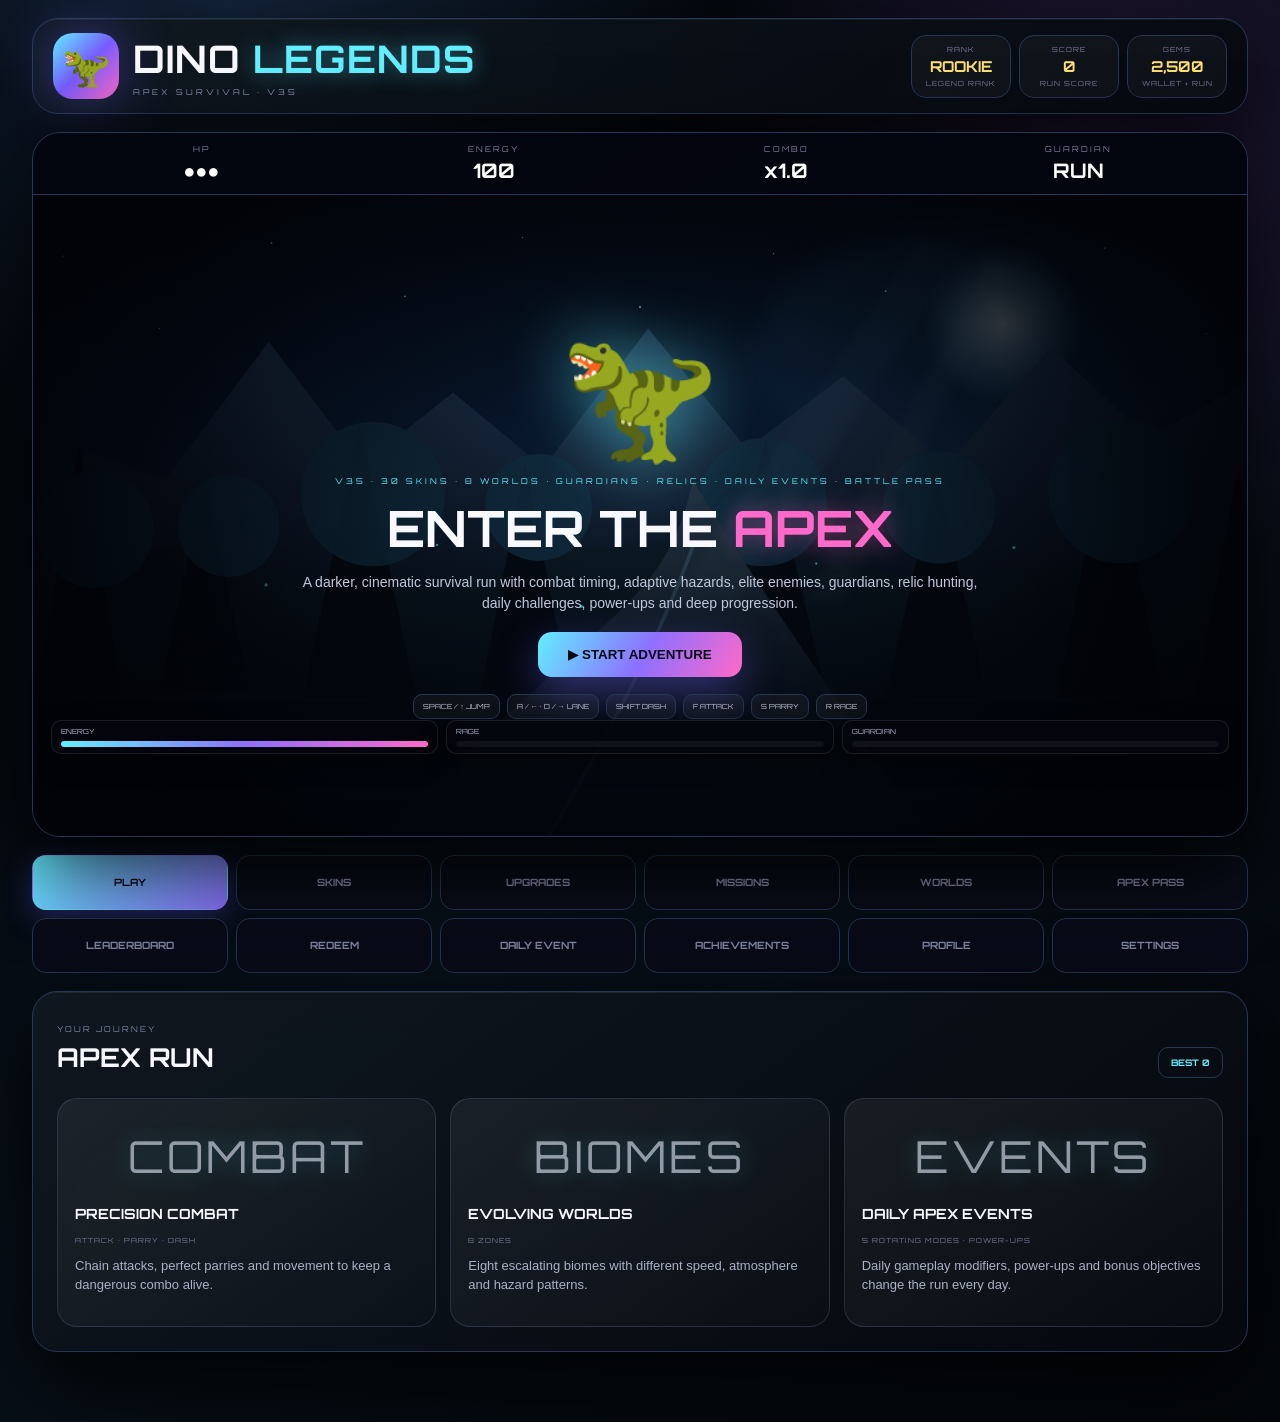
<file: index.html>
<!doctype html><html lang="en"><head><meta charset="utf-8"><meta name="viewport" content="width=device-width,initial-scale=1"><meta name="theme-color" content="#05060d"><title>DINO LEGENDS · V35</title><link rel="stylesheet" href="style.css"><link rel="stylesheet" href="cinematic-overhaul.css"><link rel="stylesheet" href="director-v26.css"><link rel="stylesheet" href="settings-events.css?v=2"><link rel="stylesheet" href="progression-v35.css?v=1"></head><body><div class="app"><header class="topbar"><div class="brand"><div class="logo">🦖</div><div><h1>DINO <b>LEGENDS</b></h1><p>APEX SURVIVAL · V35</p></div></div><div class="stats"><div><span>RANK</span><b id="rank">ROOKIE</b><small>LEGEND RANK</small></div><div><span>SCORE</span><b id="score">0</b><small>RUN SCORE</small></div><div><span>GEMS</span><b id="gems">2,500</b><small>WALLET + RUN</small></div></div></header><section class="game card"><div class="hud"><div>HP<b id="health">●●●</b></div><div>ENERGY<b id="energyText">100</b></div><div>COMBO<b id="combo">x1.0</b></div><div>GUARDIAN<b id="guardianHud">RUN</b></div></div><div class="stage"><canvas id="gameCanvas" width="1440" height="760" aria-label="Dino Legends game"></canvas><div class="overlay" id="startScreen"><div class="big">🦖</div><div class="eyebrow">V35 · 30 SKINS · 8 WORLDS · GUARDIANS · RELICS · DAILY EVENTS · BATTLE PASS</div><h2>ENTER THE <b>APEX</b></h2><p>A darker, cinematic survival run with combat timing, adaptive hazards, elite enemies, guardians, relic hunting, daily challenges, power-ups and deep progression.</p><button class="primary" id="startButton" type="button">▶ START ADVENTURE</button><div class="keys"><i>SPACE / ↑ JUMP</i><i>A / ← · D / → LANE</i><i>SHIFT DASH</i><i>F ATTACK</i><i>S PARRY</i><i>R RAGE</i></div></div><div class="overlay hidden" id="pauseScreen"><div class="modal"><div class="eyebrow">RUN STATE</div><h2>PAUSED</h2><button class="primary" id="resumeButton" type="button">RESUME</button></div></div><div class="overlay hidden" id="gameOverScreen"><div class="big">🏆</div><div class="eyebrow">RUN COMPLETE</div><h2>APEX <b>FINISHED</b></h2><p>FINAL SCORE</p><strong class="final" id="finalScore">0</strong><p id="finalStats"></p><button class="primary" id="restartButton" type="button">↻ PLAY AGAIN</button></div><div class="bars"><div><span>ENERGY</span><i><u id="energyBar"></u></i></div><div><span>RAGE</span><i><u id="rageBar"></u></i></div><div><span>GUARDIAN</span><i><u id="bossBar"></u></i></div></div><div class="touch"><button data-action="left" type="button">◀</button><button data-action="jump" type="button">JUMP</button><button data-action="right" type="button">▶</button><button data-action="attack" type="button">ATTACK</button><button data-action="dash" type="button">DASH</button><button data-action="parry" type="button">PARRY</button></div></div></section><nav class="tabs" aria-label="Game sections"><button class="tab active" data-panel="play" type="button">PLAY</button><button class="tab" data-panel="skins" type="button">SKINS</button><button class="tab" data-panel="abilities" type="button">UPGRADES</button><button class="tab" data-panel="missions" type="button">MISSIONS</button><button class="tab" data-panel="worlds" type="button">WORLDS</button><button class="tab" data-panel="progression" type="button">APEX PASS</button><button class="tab" data-panel="redeem" type="button">REDEEM</button></nav><section class="panel active" id="play"><div class="heading"><div><small>YOUR JOURNEY</small><h2>APEX RUN</h2></div><b>BEST <span id="bestScore">0</span></b></div><div class="cards"><article><div class="icon">COMBAT</div><h3>PRECISION COMBAT</h3><small>ATTACK · PARRY · DASH</small><p>Chain attacks, perfect parries and movement to keep a dangerous combo alive.</p></article><article><div class="icon">BIOMES</div><h3>EVOLVING WORLDS</h3><small>8 ZONES</small><p>Eight escalating biomes with different speed, atmosphere and hazard patterns.</p></article><article><div class="icon">EVENTS</div><h3>DAILY APEX EVENTS</h3><small>5 ROTATING MODES · POWER-UPS</small><p>Daily gameplay modifiers, power-ups and bonus objectives change the run every day.</p></article></div></section><section class="panel" id="skins"></section><section class="panel" id="abilities"></section><section class="panel" id="missions"></section><section class="panel" id="worlds"></section><section class="panel" id="progression"></section><section class="panel" id="redeem"><div class="redeem"><div class="redeemIcon">🎁</div><small>REWARDS</small><h2>REDEEM CENTER</h2><p>Enter a reward code to unlock exclusive gems.</p><div class="code"><input id="codeInput" type="text" placeholder="ENTER REWARD CODE" maxlength="40" autocomplete="off" spellcheck="false"><button id="redeemButton" type="button">REDEEM</button></div><p id="codeMessage" class="codeMessage" role="status" aria-live="polite"></p></div></section></div><script src="game.js?v=34" defer></script><script src="settings-events.js?v=2" defer></script><script src="leaderboard.js?v=5" defer></script><script src="redeem-master.js?v=1" defer></script><script src="progression-v35.js?v=1" defer></script></body></html>
</file>
<file: style.css>
@import url('https://fonts.googleapis.com/css2?family=Orbitron:wght@500;700;900&display=swap');
:root{--bg:#03050b;--panel:#090e1b;--line:#263754;--cyan:#62efff;--violet:#8d70ff;--pink:#ff69c9;--gold:#ffe071;--green:#68f2a5;--red:#ff667e;--muted:#8791ad}*{box-sizing:border-box}html{scroll-behavior:smooth}body{margin:0;min-height:100vh;color:#f8f9ff;background:radial-gradient(circle at 18% 0,#14263d 0,transparent 28%),radial-gradient(circle at 86% 12%,#26183b 0,transparent 25%),linear-gradient(145deg,#020307,#071019 55%,#03060a);font-family:Orbitron,Arial,sans-serif;overflow-x:hidden}.app{width:min(1500px,95vw);margin:auto;padding:18px 0 70px}.topbar,.card,.panel{background:linear-gradient(145deg,#101820ee,#05090ff5);border:1px solid var(--line);box-shadow:0 30px 90px #000d,inset 0 1px #ffffff10;backdrop-filter:blur(20px)}.topbar{min-height:92px;border-radius:26px;padding:14px 20px;display:flex;align-items:center;justify-content:space-between;gap:18px;margin-bottom:18px}.brand{display:flex;align-items:center;gap:14px}.logo{width:66px;height:66px;border-radius:20px;display:grid;place-items:center;font-size:39px;background:linear-gradient(135deg,#62efff,#765cff,#ff69c9);box-shadow:0 0 55px #7065ff77}.brand h1{margin:0;font-size:clamp(23px,3vw,38px);letter-spacing:1px}.brand h1 b{color:var(--cyan);text-shadow:0 0 22px #62efff77}.brand p{margin:5px 0 0;font-size:8px;letter-spacing:3px;color:#8e94b2}.stats{display:flex;gap:8px}.stats>div{min-width:100px;text-align:center;padding:9px 11px;border:1px solid var(--line);border-radius:15px;background:#ffffff08}.stats span,.stats b,.stats small{display:block}.stats span,.stats small{font-size:7px;color:#777f9d;letter-spacing:1px}.stats b{font-size:15px;color:var(--gold);margin:3px 0}.game{border-radius:28px;overflow:hidden}.hud{display:grid;grid-template-columns:repeat(4,1fr);padding:11px 22px;background:#02030ddd;border-bottom:1px solid var(--line);font-size:8px;letter-spacing:2px;color:#7c83a2}.hud div{text-align:center}.hud b{display:block;color:#fff;font-size:20px;letter-spacing:0;margin-top:4px}.stage{position:relative;width:100%;aspect-ratio:1440/760;min-height:340px;overflow:hidden;background:#05080d url('assets/prehistoric-cinematic.svg') center/cover no-repeat;box-shadow:inset 0 -150px 150px #01040bcc,inset 0 20px 80px #02030a77}.stage canvas{position:relative;z-index:2;display:block;width:100%;height:100%;touch-action:none;image-rendering:auto}.stage:after{content:"";position:absolute;inset:0;z-index:3;pointer-events:none;background:linear-gradient(180deg,#00000010 0%,transparent 45%,#00000035 72%,#00000088 100%),radial-gradient(ellipse at center,transparent 35%,#00000055 100%);mix-blend-mode:multiply}.overlay{position:absolute;inset:0;display:flex;align-items:center;justify-content:center;flex-direction:column;text-align:center;padding:24px;background:radial-gradient(circle at 50% 45%,#15283a35,#02030bcf 72%);z-index:5}.hidden{display:none!important}.eyebrow{font-size:8px;letter-spacing:3px;color:var(--cyan);margin:4px 0 10px}.big{font-size:clamp(70px,10vw,130px);filter:drop-shadow(0 0 35px #62efffaa);animation:float 2.4s ease-in-out infinite}.overlay h2{font-size:clamp(25px,4vw,50px);margin:0 0 5px}.overlay h2 b{color:var(--pink);text-shadow:0 0 24px #ff69c977}.overlay p{max-width:680px;margin:8px 0 18px;color:#c1c8dc;font:14px/1.5 Arial,sans-serif}.primary{border:0;border-radius:14px;padding:15px 30px;font-weight:900;background:linear-gradient(120deg,#62efff,#8d70ff 52%,#ff69c9);color:#070812;cursor:pointer;box-shadow:0 14px 40px #7065ff66;transition:.2s}.primary:hover{transform:translateY(-3px);filter:brightness(1.08);box-shadow:0 20px 55px #7065ff99}.keys{display:flex;gap:7px;flex-wrap:wrap;justify-content:center;margin-top:17px}.keys i{font-style:normal;font-size:7px;color:#c4c9da;border:1px solid var(--line);background:#ffffff0a;border-radius:9px;padding:7px 9px}.final{font-size:58px;color:var(--gold);text-shadow:0 0 25px #ffe07177;margin:2px 0 18px}.modal{max-width:600px;padding:30px;border:1px solid var(--line);border-radius:24px;background:#080a18f5;box-shadow:0 25px 90px #000b}.bars{position:absolute;left:18px;right:18px;bottom:82px;display:grid;grid-template-columns:1fr 1fr 1fr;gap:8px;z-index:6;pointer-events:none}.bars div{background:#05060ddd;border:1px solid #ffffff18;border-radius:10px;padding:6px 9px;box-shadow:0 8px 22px #0009}.bars span{display:block;font-size:7px;color:#aeb6cd;margin-bottom:5px}.bars i{display:block;height:6px;border-radius:99px;background:#ffffff0c;overflow:hidden}.bars u{display:block;height:100%;width:0;background:linear-gradient(90deg,#62efff,#8d70ff,#ff69c9);text-decoration:none;transition:width .15s}.touch{display:grid;grid-template-columns:repeat(6,1fr);gap:8px;padding:11px;background:#03040b}.touch button{padding:13px 8px;border:1px solid #30415f;border-radius:12px;background:linear-gradient(135deg,#151d32,#080c18);color:#eee;cursor:pointer;font-weight:800;transition:.15s;box-shadow:0 8px 22px #0008}.touch button:active{transform:scale(.97);border-color:var(--cyan);box-shadow:0 0 22px #62efff33}.tabs{display:grid;grid-template-columns:repeat(6,1fr);gap:8px;margin:18px 0}.tab{min-height:55px;border:1px solid var(--line);border-radius:14px;background:#090c18;color:#858aa8;cursor:pointer;font:700 10px Orbitron;transition:.2s}.tab:hover{color:#fff;border-color:#62efff88}.tab.active{color:#070812;border-color:transparent;background:linear-gradient(135deg,#62efff,#8d70ff);box-shadow:0 8px 30px #685dff55}.panel{display:none;border-radius:25px;padding:24px}.panel.active{display:block;animation:panelIn .25s ease}.heading{display:flex;justify-content:space-between;align-items:end;gap:15px;margin-bottom:20px}.heading h2,.redeem h2{margin:5px 0;font-size:26px}.heading small,.redeem small{font-size:8px;letter-spacing:2px;color:#7e86a4}.heading>b{padding:9px 12px;border:1px solid var(--line);border-radius:10px;color:var(--cyan);font-size:9px}.grid,.cards{display:grid;grid-template-columns:repeat(auto-fit,minmax(225px,1fr));gap:14px}.item,.cards article{position:relative;padding:17px;border:1px solid #717aa644;border-radius:20px;background:linear-gradient(145deg,#ffffff10,#ffffff03);overflow:hidden;transition:.22s}.item:before,.cards article:before{content:"";position:absolute;inset:0;background:linear-gradient(120deg,transparent 35%,#ffffff08 50%,transparent 65%);transform:translateX(-100%);transition:.6s}.item:hover:before,.cards article:hover:before{transform:translateX(100%)}.item:hover,.cards article:hover{transform:translateY(-6px);border-color:#62efff77;box-shadow:0 20px 55px #000b}.item .icon,.cards .icon{height:82px;display:grid;place-items:center;font-size:30px;letter-spacing:3px;color:#aeb7c4;text-shadow:0 0 25px #62efff55}.item h3,.cards h3{margin:7px 0 5px;font-size:14px}.item>small,.cards article>small{color:#747b99;font-size:7px;letter-spacing:1px}.item p,.cards article p{min-height:42px;margin:10px 0;color:#aab1c5;font:13px/1.45 Arial,sans-serif}.item footer{display:flex;align-items:center;justify-content:space-between;gap:8px;border-top:1px solid #ffffff0d;padding-top:11px}.price{color:var(--gold);font-size:9px}.action{border:0;border-radius:9px;padding:9px 12px;background:linear-gradient(135deg,#62efff,#8064ff);color:#080812;font:900 8px Orbitron;cursor:pointer;box-shadow:0 7px 18px #5265ff33}.action:disabled{opacity:.4;cursor:not-allowed;filter:grayscale(.7)}.mission{display:flex;justify-content:space-between;align-items:center;gap:15px;padding:17px;border:1px solid var(--line);border-radius:14px;background:#ffffff05;margin-bottom:10px}.mission span{display:flex;flex-direction:column;gap:6px}.mission b{color:var(--gold);font-size:10px}.mission small{color:#8d93aa;font-size:8px}.skinCard{--glow:#62efff}.skinCard.selected{border-color:var(--glow);box-shadow:0 0 30px color-mix(in srgb,var(--glow) 28%,transparent)}.skinPreview{height:155px;position:relative;display:grid;place-items:center;border-radius:17px;background:radial-gradient(circle at 50% 55%,color-mix(in srgb,var(--glow) 18%,transparent),transparent 62%),linear-gradient(145deg,#0a1118,#05080d);overflow:hidden;box-shadow:inset 0 0 45px #0009}.skinPreview:before{content:"";position:absolute;inset:12px;border:1px solid color-mix(in srgb,var(--glow) 35%,transparent);border-radius:12px;opacity:.6}.dinoModel{position:relative;width:125px;height:82px;filter:drop-shadow(0 0 18px var(--glow))}.dinoModel:before{content:"";position:absolute;left:20px;top:22px;width:72px;height:42px;border:5px solid var(--glow);border-radius:55% 40% 35% 50%;transform:skew(-8deg)}.dinoModel:after{content:"";position:absolute;right:8px;top:6px;width:45px;height:35px;border:5px solid var(--glow);border-radius:50% 55% 35% 35%;transform:rotate(-10deg)}.dinoModel span{position:absolute;left:2px;top:43px;width:55px;height:5px;background:var(--glow);transform:rotate(-12deg);box-shadow:0 0 12px var(--glow)}.dinoModel i{position:absolute;right:30px;top:18px;width:7px;height:7px;border-radius:50%;background:#fff;box-shadow:0 0 12px var(--glow)}.skinPreview>b{position:absolute;right:12px;top:10px;font-size:11px;color:#aab3c4}.skinTags,.skinStats{display:flex;justify-content:space-between;gap:6px}.skinTags{margin-top:12px}.skinTags span{font-size:7px;padding:5px 7px;border:1px solid color-mix(in srgb,var(--glow) 35%,transparent);border-radius:99px;color:var(--glow)}.skinStats{margin:12px 0;font:700 8px Orbitron;color:#b7bdcf}.skinStats i{font-style:normal}.levelDots{display:flex;gap:5px;margin:12px 0}.levelDots i{width:22px;height:5px;border-radius:5px;background:#ffffff12}.levelDots i.on{background:linear-gradient(90deg,#62efff,#8d70ff);box-shadow:0 0 10px #62efff55}.worldIcon{height:110px;display:grid;place-items:center;font-size:50px;letter-spacing:8px;color:#c7d0dc;text-shadow:0 0 25px #62efff55}.worldCard{background:linear-gradient(145deg,#0e151d,#05080c)}.worldCard:before{content:"";position:absolute;inset:0;background:radial-gradient(circle at 70% 25%,#62efff12,transparent 42%)}.locked{opacity:.55;filter:saturate(.5)}.redeem{max-width:760px;margin:auto;text-align:center;padding:40px 25px}.redeemIcon{font-size:70px;filter:drop-shadow(0 0 25px #ffe07177)}.redeem h2{font-size:32px}.redeem>p{color:#999fb4;font:14px Arial,sans-serif}.code{display:flex;gap:9px;margin-top:20px}.code input{flex:1;min-width:0;padding:15px 16px;border:1px solid var(--line);border-radius:12px;background:#03040b;color:#fff;outline:none;font-family:inherit}.code input:focus{border-color:var(--cyan);box-shadow:0 0 25px #62efff18}.code button{padding:0 23px;border:0;border-radius:12px;background:linear-gradient(135deg,#ffe071,#ffad4d);color:#17100a;font:900 10px Orbitron;cursor:pointer}.codeMessage{min-height:24px;font-size:10px;margin-top:15px}.codeMessage.success{color:var(--green)}.codeMessage.error{color:var(--red)}@keyframes float{50%{transform:translateY(-14px) rotate(3deg)}}@keyframes panelIn{from{opacity:0;transform:translateY(8px)}to{opacity:1;transform:none}}@media(max-width:900px){.tabs{grid-template-columns:repeat(3,1fr)}.topbar{align-items:stretch}.stats>div{flex:1}.touch{grid-template-columns:repeat(3,1fr)}}@media(max-width:600px){.app{width:96vw;padding-top:10px}.topbar{flex-direction:column}.brand{justify-content:center}.stats{width:100%}.stats>div{min-width:0}.stage{min-height:280px}.tabs{grid-template-columns:repeat(2,1fr)}.panel{padding:15px}.grid,.cards{grid-template-columns:repeat(2,minmax(0,1fr))}.item{padding:12px}.skinPreview{height:125px}.bars{bottom:130px;grid-template-columns:1fr}.bars div:nth-child(2),.bars div:nth-child(3){display:none}.code{flex-direction:column}.code button{min-height:48px}}@media(max-width:390px){.grid,.cards{grid-template-columns:1fr}.hud b{font-size:16px}}
</file>
<file: cinematic-overhaul.css>
/* DINO LEGENDS — mature cinematic gameplay layer. UI chrome remains untouched. */
.stage{background:#02060d url('assets/cinematic-dino-bg-v3.svg') center/cover no-repeat;isolation:isolate}
.stage canvas{filter:contrast(1.08) saturate(.82) brightness(.92);image-rendering:auto}
.stage:after{content:"";position:absolute;inset:0;z-index:3;pointer-events:none;background:radial-gradient(ellipse at 50% 58%,transparent 30%,rgba(0,0,0,.28) 72%,rgba(0,0,0,.72) 100%),linear-gradient(90deg,rgba(0,0,0,.16),transparent 24%,transparent 76%,rgba(0,0,0,.22));mix-blend-mode:multiply}
.stage .overlay{background:radial-gradient(circle at 50% 44%,rgba(15,40,63,.18),rgba(1,3,9,.72) 72%)}
.skinPreview{background:radial-gradient(circle at 50% 55%,color-mix(in srgb,var(--glow) 16%,transparent),transparent 62%),url('assets/legend-skin.svg') center/cover no-repeat,#040810;box-shadow:inset 0 0 70px #000d,0 18px 45px #0008}
.skinPreview .aura{opacity:.42;mix-blend-mode:screen}
.item .icon,.worldIcon{filter:drop-shadow(0 0 12px var(--glow,var(--cyan))) saturate(.72);text-shadow:0 0 18px var(--glow,var(--cyan))}
.cards article .icon{font-size:44px;opacity:.82}
.worldIcon{opacity:.82}
.skinTags span{backdrop-filter:blur(8px)}
@media(max-width:600px){.stage canvas{filter:contrast(1.05) saturate(.84) brightness(.94)}}
</file>
<file: director-v26.css>
.directorHero{display:flex;gap:24px;align-items:center;padding:28px;border:1px solid rgba(120,220,255,.18);background:linear-gradient(135deg,rgba(8,15,25,.96),rgba(18,11,34,.92));border-radius:20px;box-shadow:0 20px 60px rgba(0,0,0,.3);overflow:hidden}.directorHero h3{margin:4px 0 8px;letter-spacing:.08em}.directorHero p{max-width:760px;color:#aeb8c8}.radar{width:130px;height:130px;min-width:130px;border-radius:50%;border:1px solid rgba(110,235,255,.35);position:relative;background:radial-gradient(circle,rgba(75,230,255,.16),transparent 60%);box-shadow:inset 0 0 35px rgba(75,230,255,.08),0 0 35px rgba(75,230,255,.08)}.radar:before,.radar:after{content:"";position:absolute;inset:18px;border:1px solid rgba(110,235,255,.16);border-radius:50%}.radar:after{inset:50%;width:1px;height:100%;background:rgba(110,235,255,.18);transform:translate(-50%,-50%)}.radar span{position:absolute;width:7px;height:7px;border-radius:50%;background:#6df3ff;top:31px;right:27px;box-shadow:0 0 16px #6df3ff;animation:directorPulse 1.5s infinite}.radar i{position:absolute;left:50%;top:50%;width:50%;height:1px;transform-origin:left center;background:linear-gradient(90deg,rgba(109,243,255,.8),transparent);animation:radarSweep 2.4s linear infinite}.xpbar{height:7px;background:#0a1018;border-radius:10px;overflow:hidden;margin-top:16px}.xpbar u{display:block;height:100%;background:linear-gradient(90deg,#4be4ff,#a47cff);box-shadow:0 0 14px #4be4ff}.directorGrid{margin-top:18px}.achievement{position:relative;overflow:hidden}.achievement.unlocked{border-color:rgba(255,220,120,.35);box-shadow:0 0 28px rgba(255,210,100,.08)}.achMark{font-size:34px;float:right;opacity:.35}.achievement.unlocked .achMark{opacity:1}.settingsBox{display:grid;gap:14px;padding:26px;border-radius:18px;background:rgba(8,12,19,.86);border:1px solid rgba(255,255,255,.1)}.settingsBox label{display:flex;gap:12px;align-items:center;padding:15px;border-radius:12px;background:rgba(255,255,255,.03);font-weight:700;letter-spacing:.04em}.settingsBox input{accent-color:#65e9ff}.directorToast{position:fixed;z-index:9999;left:50%;bottom:26px;transform:translate(-50%,25px);opacity:0;padding:13px 20px;border-radius:999px;background:rgba(5,10,16,.94);border:1px solid rgba(100,230,255,.35);box-shadow:0 15px 50px rgba(0,0,0,.45);font-weight:800;letter-spacing:.08em;transition:.3s}.directorToast.show{opacity:1;transform:translate(-50%,0)}.directorToast.gold{border-color:rgba(255,220,120,.5)}.directorToast.cyan{color:#bff8ff}.directorEvent{position:fixed;inset:0;z-index:9998;display:grid;place-items:center;pointer-events:none;background:radial-gradient(circle,rgba(120,100,255,.2),transparent 45%);opacity:0;transition:.45s}.directorEvent.active{opacity:1}.eventCore{width:150px;height:150px;border-radius:50%;border:1px solid rgba(120,240,255,.7);box-shadow:0 0 100px rgba(100,220,255,.45),inset 0 0 60px rgba(120,100,255,.35);animation:eventSpin 2s linear infinite}.directorEvent b,.directorEvent span{position:absolute;transform:translateY(120px);letter-spacing:.15em}.directorEvent span{transform:translateY(152px);font-size:12px;opacity:.7}.highContrast .directorHero,.highContrast .settingsBox{border-color:rgba(255,255,255,.5)}.highContrast .item{border-color:rgba(255,255,255,.35)}.reducedMotion *,.reducedMotion *:before,.reducedMotion *:after{animation-duration:.001ms!important;animation-iteration-count:1!important;transition-duration:.001ms!important}@keyframes radarSweep{to{transform:rotate(360deg)}}@keyframes directorPulse{50%{transform:scale(1.8);opacity:.35}}@keyframes eventSpin{to{transform:rotate(360deg)}}@media(max-width:700px){.directorHero{flex-direction:column;align-items:flex-start}.radar{width:95px;height:95px;min-width:95px}.tabs{overflow:auto;justify-content:flex-start}.directorGrid{grid-template-columns:1fr}}
</file>
<file: settings-events.css>
.dailyCard{padding:28px;border:1px solid rgba(150,190,210,.18);background:linear-gradient(135deg,rgba(12,20,28,.94),rgba(4,8,13,.98));box-shadow:0 20px 60px rgba(0,0,0,.28);border-radius:18px}.dailyTop,.dailyBottom{display:flex;justify-content:space-between;align-items:center;gap:15px}.dailyTop span{font-size:11px;letter-spacing:2px;opacity:.6}.dailyTop strong{font-size:14px}.dailyCard h3{font-size:30px;margin:18px 0 8px;letter-spacing:1px}.dailyCard p{opacity:.72}.dailyProgress{height:12px;background:rgba(255,255,255,.07);border-radius:20px;overflow:hidden;margin:25px 0}.dailyProgress i{display:block;height:100%;background:linear-gradient(90deg,#65e6d2,#c4ff78);box-shadow:0 0 20px rgba(101,230,210,.35)}.dailyBottom button,.settingRow button{border:1px solid rgba(170,210,220,.25);background:rgba(255,255,255,.06);color:inherit;border-radius:10px;padding:11px 16px;font-weight:800;cursor:pointer}.dailyBottom button:not(:disabled):hover,.settingRow button:hover{background:rgba(255,255,255,.12)}.dailyBottom button:disabled{opacity:.4;cursor:not-allowed}.settingsGrid{display:grid;gap:10px;max-width:850px}.settingRow{display:flex;justify-content:space-between;align-items:center;gap:20px;padding:18px 20px;border:1px solid rgba(150,190,210,.14);background:rgba(8,14,20,.72);border-radius:14px}.settingRow div{display:grid;gap:5px}.settingRow small{opacity:.55}.settingRow button{min-width:100px}.settingRow.danger{margin-top:12px;border-color:rgba(255,90,90,.18)}.settingRow.danger button{border-color:rgba(255,90,90,.35)}.dailyHint{display:block;margin-top:18px;opacity:.5}.achievementGrid{display:grid;grid-template-columns:repeat(auto-fit,minmax(250px,1fr));gap:14px}.achievementCard{position:relative;display:grid;grid-template-columns:56px 1fr;gap:14px;align-items:center;padding:18px;border:1px solid rgba(150,190,210,.14);background:rgba(8,14,20,.72);border-radius:16px;min-height:92px}.achievementCard.locked{opacity:.55}.achievementCard.unlocked{box-shadow:0 0 28px rgba(101,230,210,.08)}.achievementIcon{width:56px;height:56px;display:grid;place-items:center;border-radius:14px;background:rgba(255,255,255,.07);font-weight:900}.achievementCard h3{margin:0 0 5px;font-size:16px}.achievementCard p{margin:0;opacity:.62;font-size:13px}.achievementCard>span{grid-column:2;font-size:10px;letter-spacing:1.5px;opacity:.65}.profileHero{display:flex;align-items:center;gap:18px;padding:24px;border:1px solid rgba(150,190,210,.14);background:linear-gradient(135deg,rgba(16,25,34,.9),rgba(7,12,18,.8));border-radius:18px;margin-bottom:16px}.profileBadge{width:72px;height:72px;display:grid;place-items:center;font-size:38px;border-radius:18px;background:rgba(255,255,255,.06)}.profileHero h3{margin:0 0 5px;font-size:24px}.profileHero p{margin:0;opacity:.6}.profileStats{display:grid;grid-template-columns:repeat(auto-fit,minmax(150px,1fr));gap:12px}.profileStats article{padding:20px;border:1px solid rgba(150,190,210,.12);background:rgba(8,14,20,.7);border-radius:14px}.profileStats b{display:block;font-size:24px;margin-bottom:7px}.profileStats small{opacity:.55;letter-spacing:1px}@media(max-width:650px){.dailyTop,.dailyBottom{align-items:flex-start;flex-direction:column}.achievementGrid{grid-template-columns:1fr}.profileHero{align-items:flex-start}}
</file>
<file: progression-v35.css>
.featureGrid{display:grid;grid-template-columns:repeat(2,minmax(0,1fr));gap:16px}.featureCard{padding:22px;border:1px solid rgba(255,255,255,.08);border-radius:18px;background:rgba(255,255,255,.025)}.featureCard h3{margin:6px 0 10px}.xpbar{height:9px;background:rgba(255,255,255,.08);border-radius:99px;overflow:hidden;margin:12px 0}.xpbar i{display:block;height:100%;background:currentColor;border-radius:inherit}.rewardGrid{display:grid;grid-template-columns:repeat(5,1fr);gap:8px}.reward{min-height:68px;border:1px solid rgba(255,255,255,.08);background:transparent;color:inherit;border-radius:10px;padding:7px;font:inherit}.reward.ready{border-color:rgba(255,255,255,.2)}.reward.claimed{opacity:.45}.reward span{display:block;font-size:10px;margin-top:4px}.cleanList{padding-left:18px;line-height:1.9}.rushStats{display:flex;gap:18px;margin:16px 0}.compact{margin-top:28px}.leaderWrap{padding:16px;border:1px solid rgba(255,255,255,.08);border-radius:18px}.board{display:grid;gap:7px}.board>div{display:grid;grid-template-columns:48px 1fr auto;gap:10px;padding:11px 13px;border-radius:10px;background:rgba(255,255,255,.025)}@media(max-width:800px){.featureGrid{grid-template-columns:1fr}.rewardGrid{grid-template-columns:repeat(2,1fr)}}
</file>
